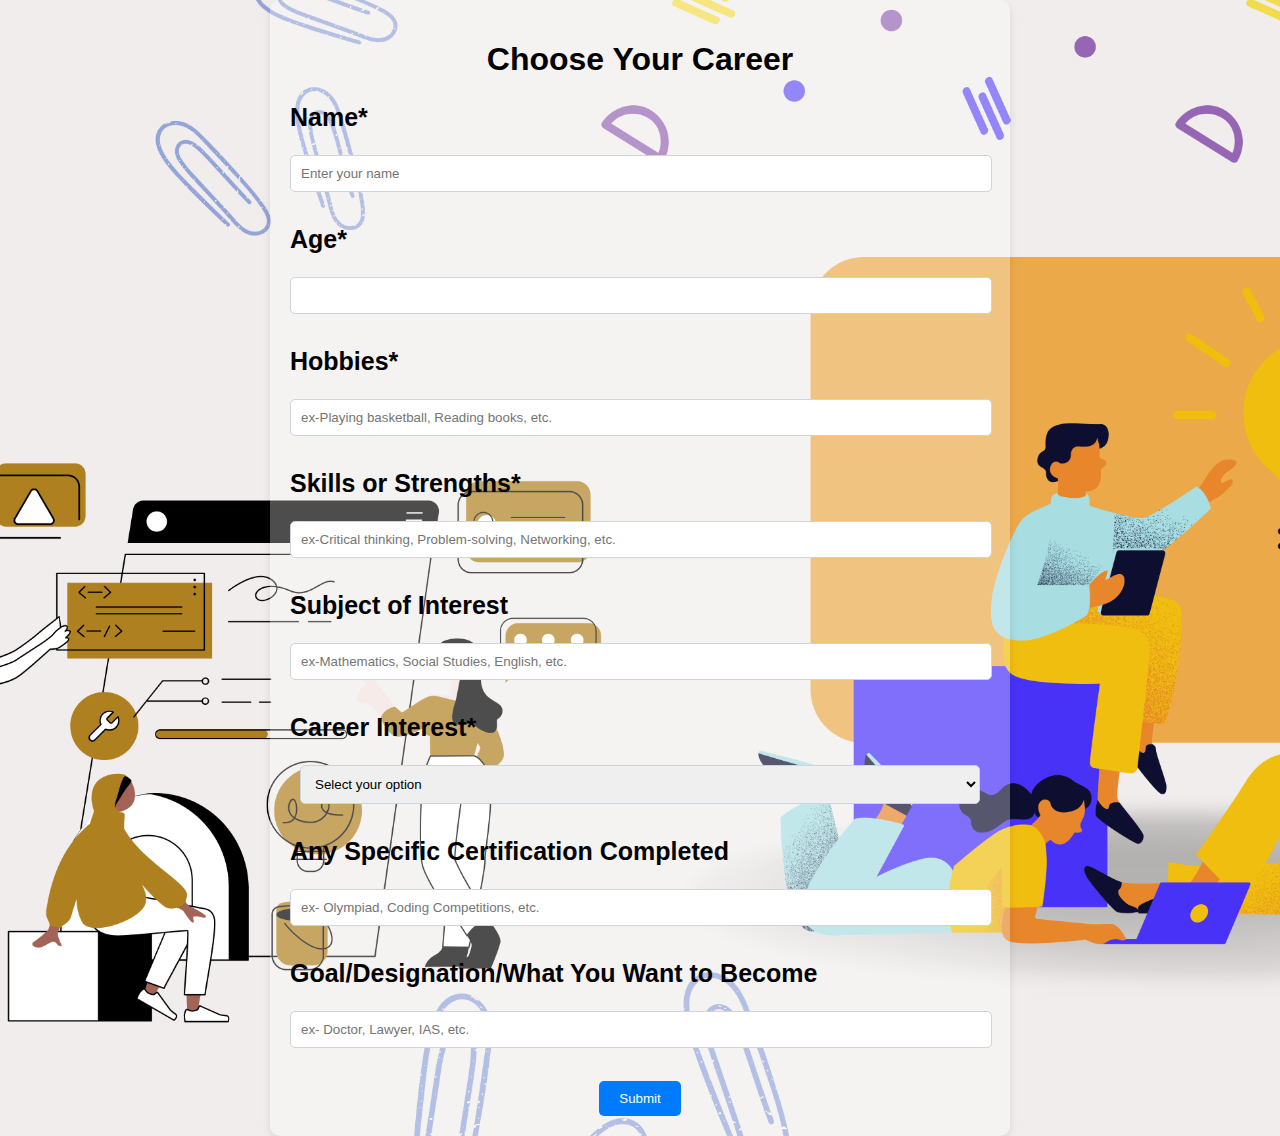
<file: career_input.html>
<!DOCTYPE html>
<html lang="en">

<head>
    <meta charset="UTF-8">
    <meta name="viewport" content="width=device-width, initial-scale=1.0">
    <title>Career Guidance Input</title>
    <link rel="stylesheet" href="style.css">
</head>

<body>
    <div class="form-container">
        <h1>Choose Your Career</h1>
        <form id="careerForm">
            <label for="name">Name*</label><br>
            <input type="text" id="name" name="name" required placeholder="Enter your name"><br><br>

            <label for="age">Age*</label><br>
            <input type="number" id="age" name="age" required><br><br>

            <label for="hobbies">Hobbies*</label><br>
            <input type="text" id="hobbies" name="hobbies" placeholder="ex-Playing basketball, Reading books, etc."
                required><br><br>

            <label for="skills">Skills or Strengths*</label><br>
            <input type="text" id="skills" name="skills"
                placeholder="ex-Critical thinking, Problem-solving, Networking, etc." required><br><br>

            <label for="subject">Subject of Interest</label><br>
            <input type="text" id="subject" name="subject"
                placeholder="ex-Mathematics, Social Studies, English, etc."><br><br>

            <label for="careerInterest">Career Interest*</label><br>
            <select id="careerInterest" name="careerInterest">
                <option value="" disabled selected>Select your option</option>
                <option value="Engineering and Technology">Engineering and Technology</option>
                <option value="Medical and Health Sciences">Medical and Health Sciences</option>
                <option value="Arts and Humanities">Arts and Humanities</option>
                <option value="Business and Management">Business and Management</option>
                <option value="Law and Legal Studies">Law and Legal Studies</option>
                <option value="Science and Research">Science and Research</option>
                <option value="Information Technology and Computer Science">Information Technology and Computer Science
                </option>
                <option value="Design and Creative Arts">Design and Creative Arts</option>
                <option value="Media and Communication">Media and Communication</option>
                <option value="Social Services">Social Services</option>
                <option value="Hospitality and Tourism">Hospitality and Tourism</option>
                <option value="Education and Teaching">Education and Teaching</option>
                <option value="Sports and Physical Education">Sports and Physical Education</option>
                <option value="Agriculture and Environmental Studies">Agriculture and Environmental Studies</option>
                <option value="Aviation and Aerospace">Aviation and Aerospace</option>
                <option value="Defense and Security">Defense and Security</option>
                <option value="Retail and E-commerce">Retail and E-commerce</option>
                <option value="Real Estate">Real Estate</option>
            </select><br><br>

            <label for="certification">Any Specific Certification Completed</label><br>
            <input type="text" id="certification" name="certification"
                placeholder="ex- Olympiad, Coding Competitions, etc."><br><br>

            <label for="goal">Goal/Designation/What You Want to Become</label><br>
            <input type="text" id="goal" name="goal" placeholder="ex- Doctor, Lawyer, IAS, etc."><br><br>

            <button type="button" onclick="submitForm()">Submit</button>
        </form>
    </div>

    <script src="career_input.js"></script>
</body>

</html>
</file>
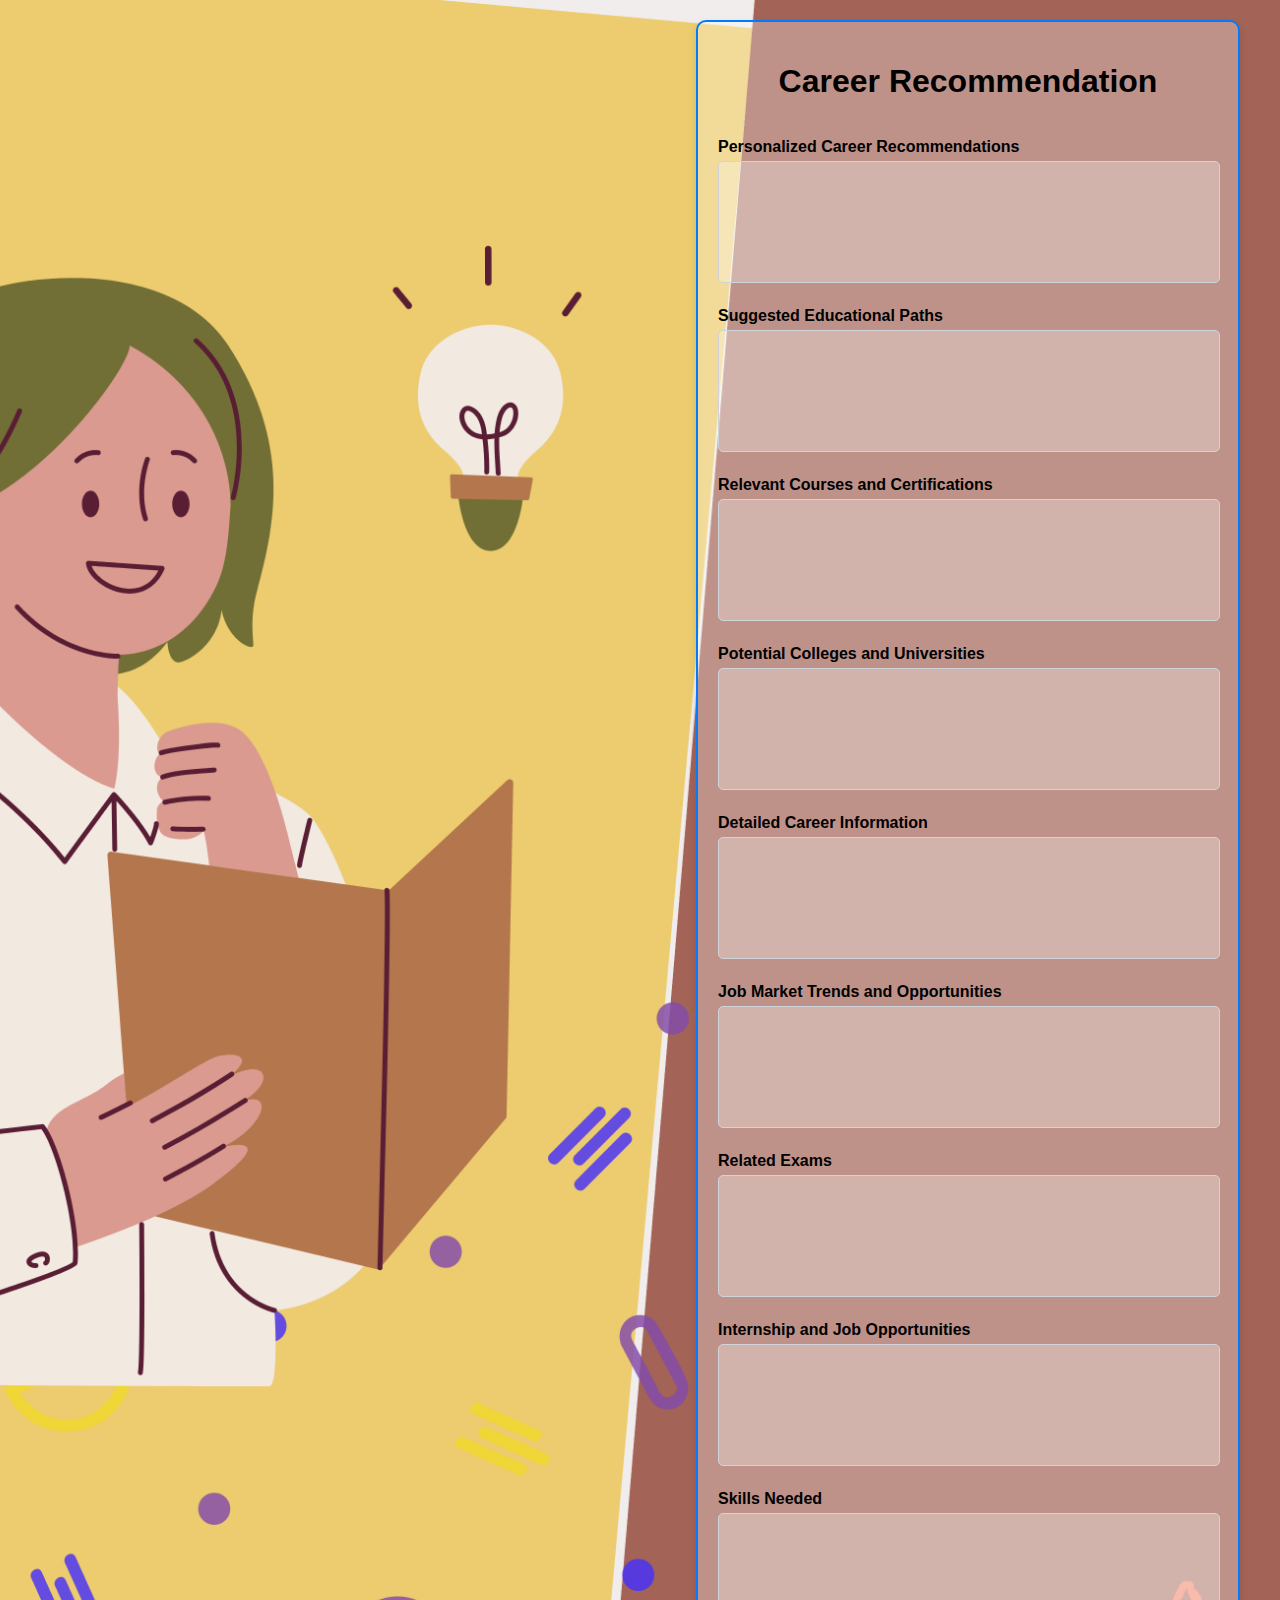
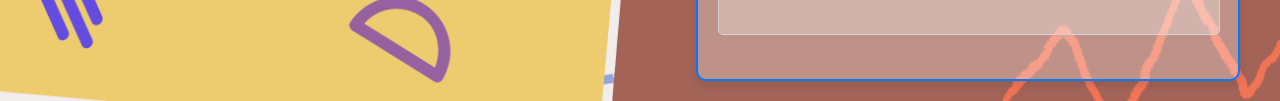
<file: career_output.html>
<!DOCTYPE html>
<html lang="en">

<head>
    <meta charset="UTF-8">
    <meta name="viewport" content="width=device-width, initial-scale=1.0">
    <title>Career Guidance Output</title>
    <link rel="stylesheet" href="styles.css">
</head>

<body>
    <div class="form-container">
        <h1>Career Recommendation</h1><br>
        <form id="outputForm">
            <div class="form-group">
                <label for="recommendations">Personalized Career Recommendations</label>
                <textarea id="recommendations" readonly></textarea>
            </div>
            <div class="form-group">
                <label for="educationPaths">Suggested Educational Paths</label>
                <textarea id="educationPaths" readonly></textarea>
            </div>
            <div class="form-group">
                <label for="courses">Relevant Courses and Certifications</label>
                <textarea id="courses" readonly></textarea>
            </div>
            <div class="form-group">
                <label for="colleges">Potential Colleges and Universities</label>
                <textarea id="colleges" readonly></textarea>
            </div>
            <div class="form-group">
                <label for="careerInfo">Detailed Career Information</label>
                <textarea id="careerInfo" readonly></textarea>
            </div>
            <div class="form-group">
                <label for="jobTrends">Job Market Trends and Opportunities</label>
                <textarea id="jobTrends" readonly></textarea>
            </div>
            <div class="form-group">
                <label for="exams">Related Exams</label>
                <textarea id="exams" readonly></textarea>
            </div>
            <div class="form-group">
                <label for="internships">Internship and Job Opportunities</label>
                <textarea id="internships" readonly></textarea>
            </div>
            <div class="form-group">
                <label for="skills">Skills Needed</label>
                <textarea id="skills" readonly></textarea>
            </div>
        </form>
    </div>

    <script src="career_output.js"></script>
</body>

</html>
</file>
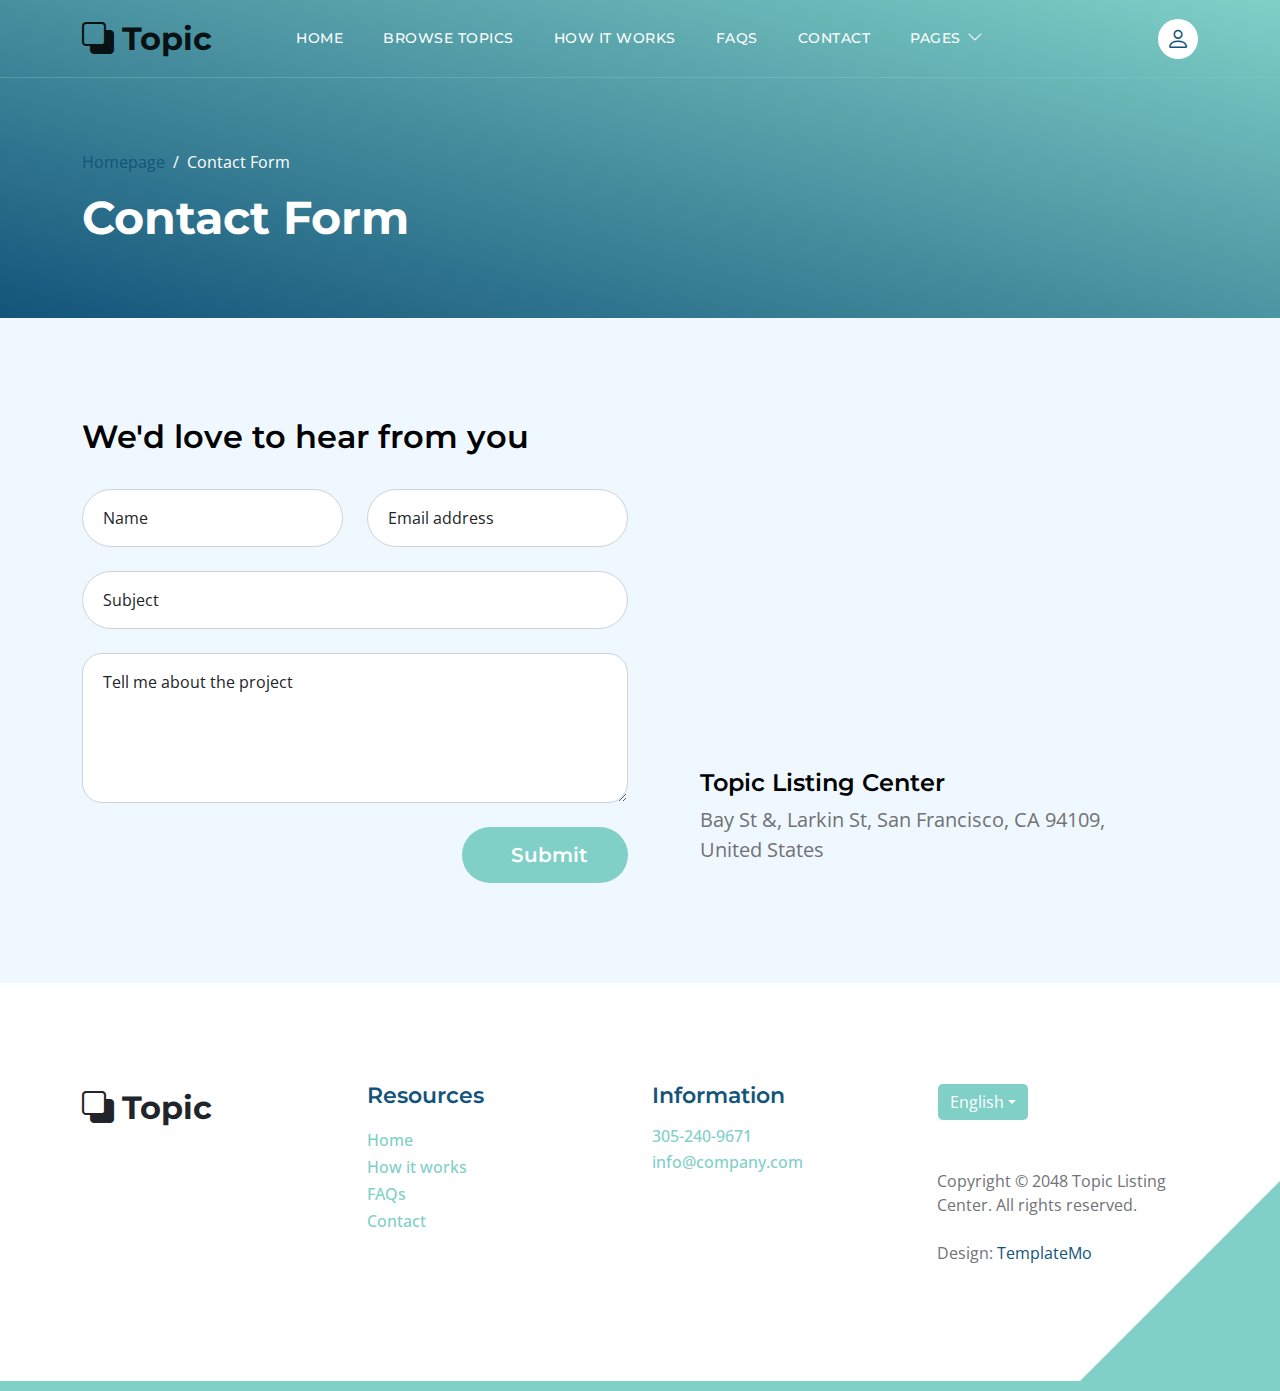
<file: contact.html>
<!doctype html>
<html lang="en">
    <head>
        <meta charset="utf-8">
        <meta name="viewport" content="width=device-width, initial-scale=1">

        <meta name="description" content="">
        <meta name="author" content="">

        <title>Topic Listing Contact Page</title>

        <!-- CSS FILES -->        
        <link rel="preconnect" href="https://fonts.googleapis.com">
        
        <link rel="preconnect" href="https://fonts.gstatic.com" crossorigin>

        <link href="https://fonts.googleapis.com/css2?family=Montserrat:wght@500;600;700&family=Open+Sans&display=swap" rel="stylesheet">
                        
        <link href="css/bootstrap.min.css" rel="stylesheet">

        <link href="css/bootstrap-icons.css" rel="stylesheet">

        <link href="css/templatemo-topic-listing.css" rel="stylesheet">
<!--

TemplateMo 590 topic listing

https://templatemo.com/tm-590-topic-listing

-->
    </head>
    
    <body class="topics-listing-page" id="top">

        <main>

            <nav class="navbar navbar-expand-lg">
                <div class="container">
                    <a class="navbar-brand" href="index.html">
                        <i class="bi-back"></i>
                        <span>Topic</span>
                    </a>

                    <div class="d-lg-none ms-auto me-4">
                        <a href="#top" class="navbar-icon bi-person smoothscroll"></a>
                    </div>
    
                    <button class="navbar-toggler" type="button" data-bs-toggle="collapse" data-bs-target="#navbarNav" aria-controls="navbarNav" aria-expanded="false" aria-label="Toggle navigation">
                        <span class="navbar-toggler-icon"></span>
                    </button>
    
                    <div class="collapse navbar-collapse" id="navbarNav">
                        <ul class="navbar-nav ms-lg-5 me-lg-auto">
                            <li class="nav-item">
                                <a class="nav-link click-scroll" href="index.html#section_1">Home</a>
                            </li>

                            <li class="nav-item">
                                <a class="nav-link click-scroll" href="index.html#section_2">Browse Topics</a>
                            </li>
    
                            <li class="nav-item">
                                <a class="nav-link click-scroll" href="index.html#section_3">How it works</a>
                            </li>

                            <li class="nav-item">
                                <a class="nav-link click-scroll" href="index.html#section_4">FAQs</a>
                            </li>
    
                            <li class="nav-item">
                                <a class="nav-link click-scroll" href="index.html#section_5">Contact</a>
                            </li>

                            <li class="nav-item dropdown">
                                <a class="nav-link dropdown-toggle" href="#section_5" id="navbarLightDropdownMenuLink" role="button" data-bs-toggle="dropdown" aria-expanded="false">Pages</a>

                                <ul class="dropdown-menu dropdown-menu-light" aria-labelledby="navbarLightDropdownMenuLink">
                                    <li><a class="dropdown-item" href="topics-listing.html">Topics Listing</a></li>

                                    <li><a class="dropdown-item active" href="contact.html">Contact Form</a></li>
                                </ul>
                            </li>
                        </ul>

                        <div class="d-none d-lg-block">
                            <a href="#top" class="navbar-icon bi-person smoothscroll"></a>
                        </div>
                    </div>
                </div>
            </nav>


            <header class="site-header d-flex flex-column justify-content-center align-items-center">
                <div class="container">
                    <div class="row align-items-center">

                        <div class="col-lg-5 col-12">
                            <nav aria-label="breadcrumb">
                                <ol class="breadcrumb">
                                    <li class="breadcrumb-item"><a href="index.html">Homepage</a></li>

                                    <li class="breadcrumb-item active" aria-current="page">Contact Form</li>
                                </ol>
                            </nav>

                            <h2 class="text-white">Contact Form</h2>
                        </div>

                    </div>
                </div>
            </header>


            <section class="section-padding section-bg">
                <div class="container">
                    <div class="row">

                        <div class="col-lg-12 col-12">
                            <h3 class="mb-4 pb-2">We'd love to hear from you</h3>
                        </div>

                        <div class="col-lg-6 col-12">
                            <form action="#" method="post" class="custom-form contact-form" role="form">
                                <div class="row">
                                    <div class="col-lg-6 col-md-6 col-12">
                                        <div class="form-floating">
                                            <input type="text" name="name" id="name" class="form-control" placeholder="Name" required="">
                                            
                                            <label for="floatingInput">Name</label>
                                        </div>
                                    </div>

                                    <div class="col-lg-6 col-md-6 col-12"> 
                                        <div class="form-floating">
                                            <input type="email" name="email" id="email" pattern="[^ @]*@[^ @]*" class="form-control" placeholder="Email address" required="">
                                            
                                            <label for="floatingInput">Email address</label>
                                        </div>
                                    </div>

                                    <div class="col-lg-12 col-12">
                                        <div class="form-floating">
                                            <input type="text" name="subject" id="name" class="form-control" placeholder="Name" required="">
                                            
                                            <label for="floatingInput">Subject</label>
                                        </div>

                                        <div class="form-floating">
                                            <textarea class="form-control" id="message" name="message" placeholder="Tell me about the project"></textarea>
                                            
                                            <label for="floatingTextarea">Tell me about the project</label>
                                        </div>
                                    </div>

                                    <div class="col-lg-4 col-12 ms-auto">
                                        <button type="submit" class="form-control">Submit</button>
                                    </div>

                                </div>
                            </form>
                        </div>

                        <div class="col-lg-5 col-12 mx-auto mt-5 mt-lg-0">
                            <iframe class="google-map" src="https://www.google.com/maps/embed?pb=!1m18!1m12!1m3!1d2595.065641062665!2d-122.4230416990949!3d37.80335401520422!2m3!1f0!2f0!3f0!3m2!1i1024!2i768!4f13.1!3m3!1m2!1s0x80858127459fabad%3A0x808ba520e5e9edb7!2sFrancisco%20Park!5e1!3m2!1sen!2sth!4v1684340239744!5m2!1sen!2sth" width="100%" height="250" style="border:0;" allowfullscreen="" loading="lazy" referrerpolicy="no-referrer-when-downgrade"></iframe>

                            <h5 class="mt-4 mb-2">Topic Listing Center</h5>

                            <p>Bay St &amp;, Larkin St, San Francisco, CA 94109, United States</p>
                        </div>

                    </div>
                </div>
            </section>
        </main>

        <footer class="site-footer section-padding">
            <div class="container">
                <div class="row">

                    <div class="col-lg-3 col-12 mb-4 pb-2">
                        <a class="navbar-brand mb-2" href="index.html">
                            <i class="bi-back"></i>
                            <span>Topic</span>
                        </a>
                    </div>

                    <div class="col-lg-3 col-md-4 col-6">
                        <h6 class="site-footer-title mb-3">Resources</h6>

                        <ul class="site-footer-links">
                            <li class="site-footer-link-item">
                                <a href="#" class="site-footer-link">Home</a>
                            </li>

                            <li class="site-footer-link-item">
                                <a href="#" class="site-footer-link">How it works</a>
                            </li>

                            <li class="site-footer-link-item">
                                <a href="#" class="site-footer-link">FAQs</a>
                            </li>

                            <li class="site-footer-link-item">
                                <a href="#" class="site-footer-link">Contact</a>
                            </li>
                        </ul>
                    </div>

                    <div class="col-lg-3 col-md-4 col-6 mb-4 mb-lg-0">
                        <h6 class="site-footer-title mb-3">Information</h6>

                        <p class="text-white d-flex mb-1">
                            <a href="tel: 305-240-9671" class="site-footer-link">
                                305-240-9671
                            </a>
                        </p>

                        <p class="text-white d-flex">
                            <a href="mailto:info@company.com" class="site-footer-link">
                                info@company.com
                            </a>
                        </p>
                    </div>

                    <div class="col-lg-3 col-md-4 col-12 mt-4 mt-lg-0 ms-auto">
                        <div class="dropdown">
                            <button class="btn btn-secondary dropdown-toggle" type="button" data-bs-toggle="dropdown" aria-expanded="false">
                            English</button>

                            <ul class="dropdown-menu">
                                <li><button class="dropdown-item" type="button">Thai</button></li>

                                <li><button class="dropdown-item" type="button">Myanmar</button></li>

                                <li><button class="dropdown-item" type="button">Arabic</button></li>
                            </ul>
                        </div>

                        <p class="copyright-text mt-lg-5 mt-4">Copyright © 2048 Topic Listing Center. All rights reserved.
                        <br><br>Design: <a rel="nofollow" href="https://templatemo.com" target="_blank">TemplateMo</a></p>
                        
                    </div>

                </div>
            </div>
        </footer>

        <!-- JAVASCRIPT FILES -->
        <script src="js/jquery.min.js"></script>
        <script src="js/bootstrap.bundle.min.js"></script>
        <script src="js/jquery.sticky.js"></script>
        <script src="js/custom.js"></script>

    </body>
</html>
</file>
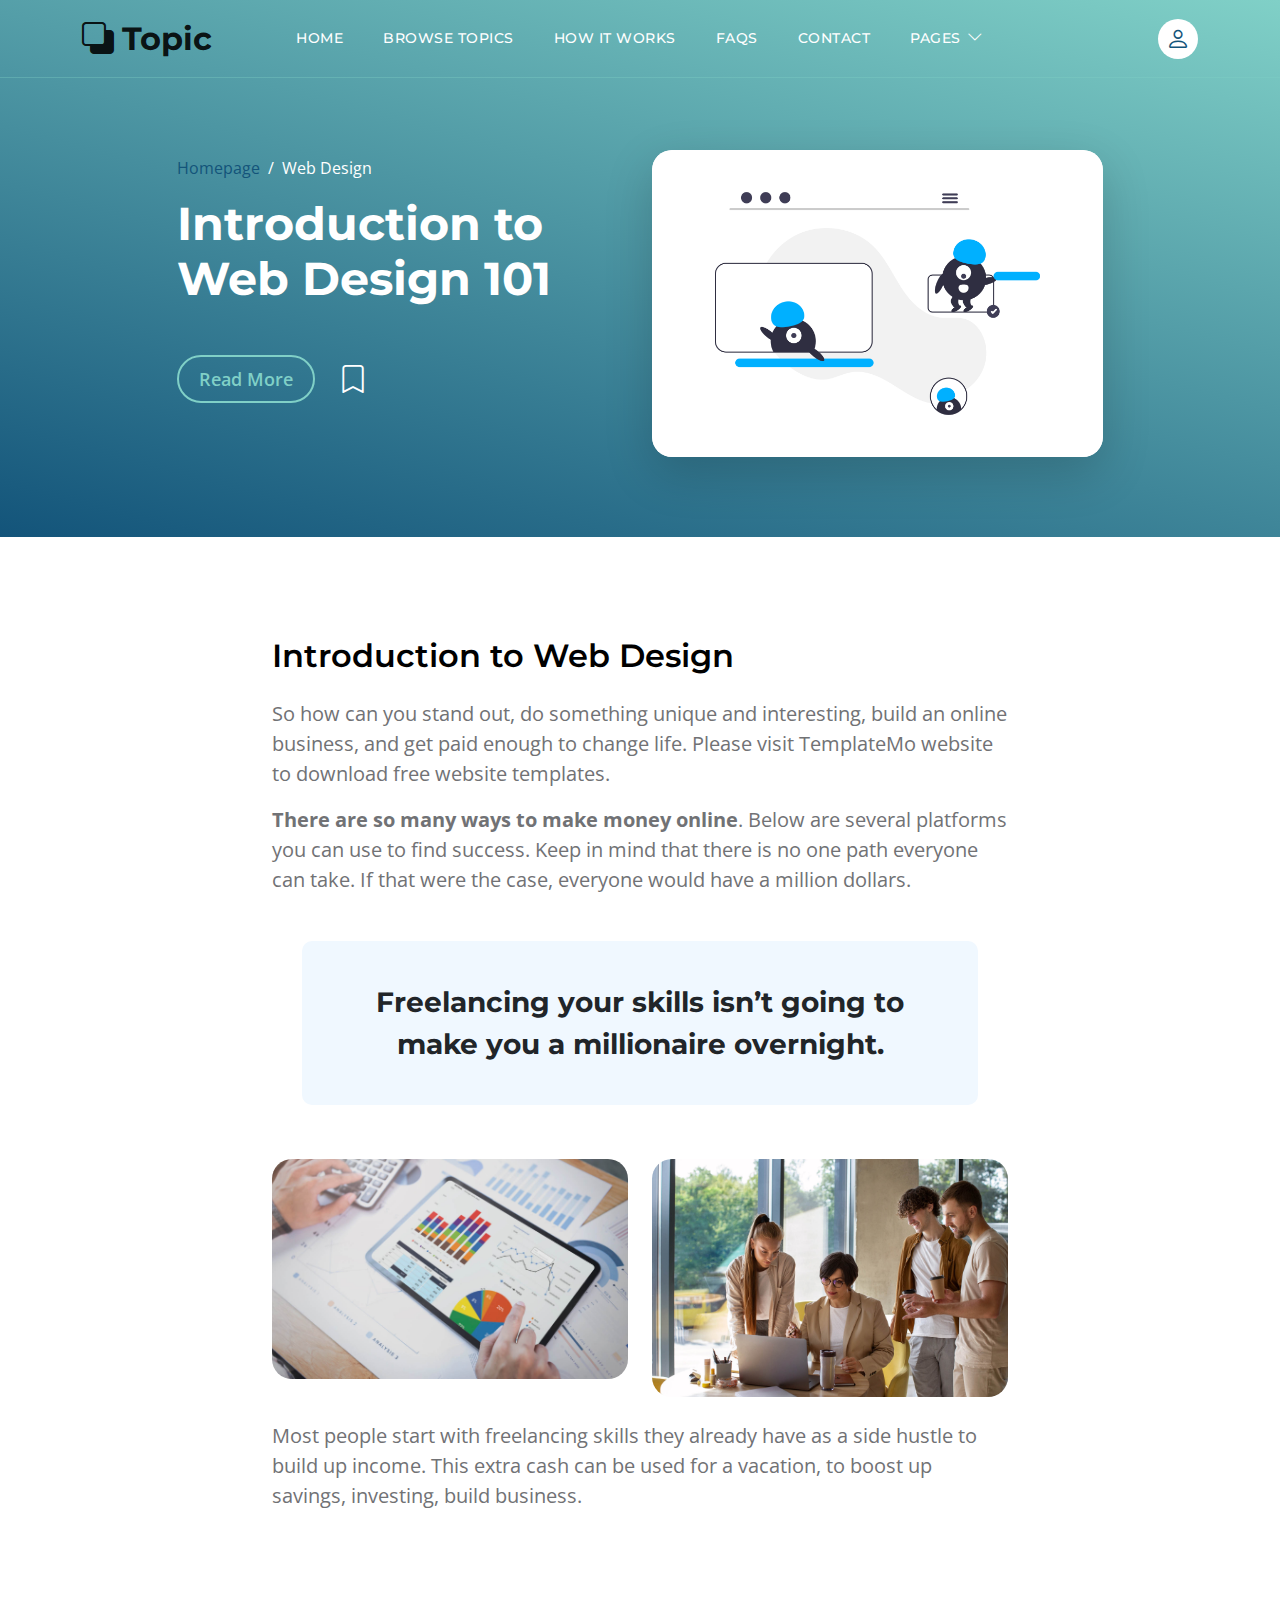
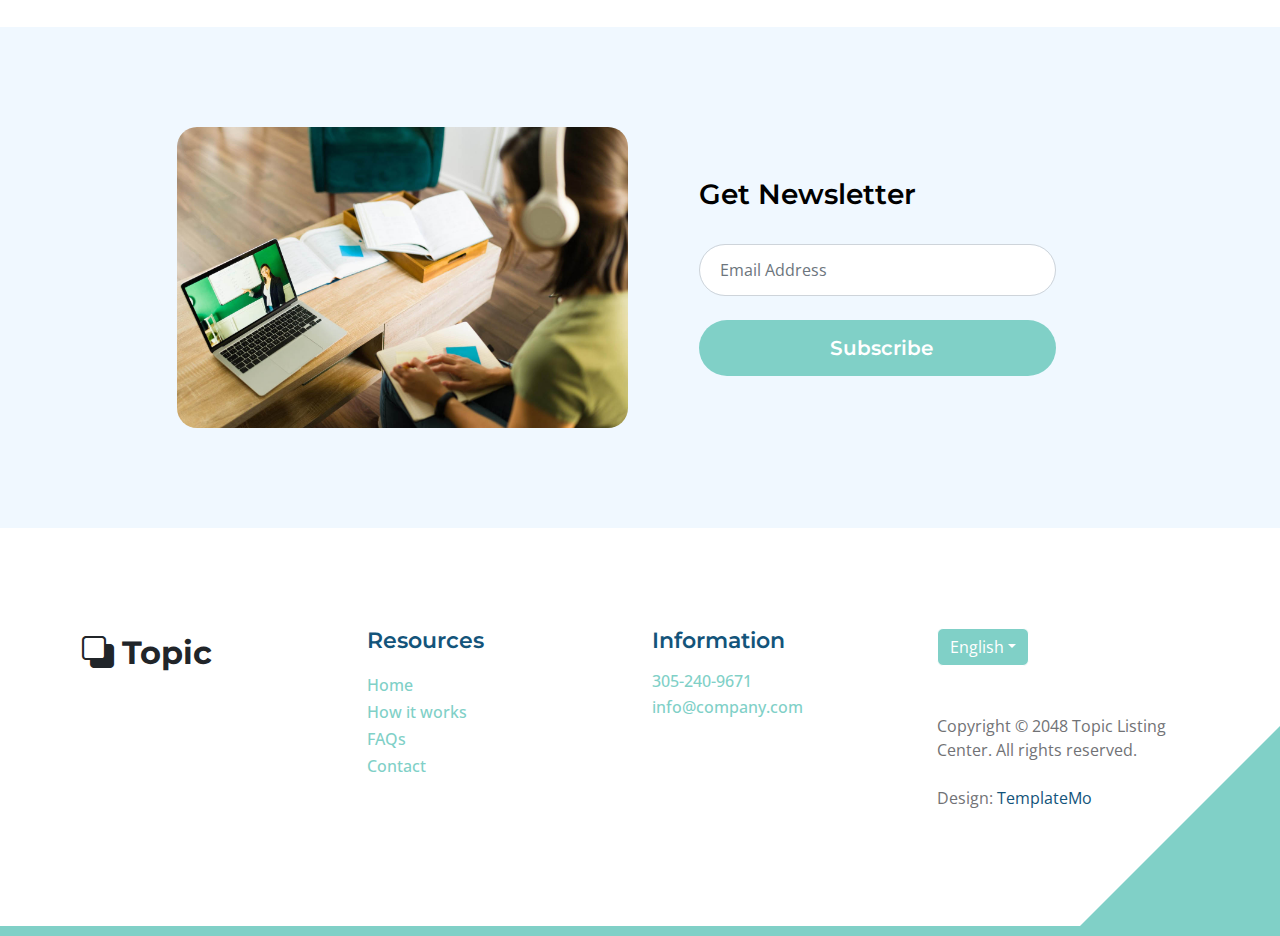
<file: topics-detail.html>
<!doctype html>
<html lang="en">
    <head>
        <meta charset="utf-8">
        <meta name="viewport" content="width=device-width, initial-scale=1">

        <meta name="description" content="">
        <meta name="author" content="">

        <title>Topic Detail Page</title>

        <!-- CSS FILES -->        
        <link rel="preconnect" href="https://fonts.googleapis.com">
        
        <link rel="preconnect" href="https://fonts.gstatic.com" crossorigin>

        <link href="https://fonts.googleapis.com/css2?family=Montserrat:wght@500;600;700&family=Open+Sans&display=swap" rel="stylesheet">
                        
        <link href="css/bootstrap.min.css" rel="stylesheet">

        <link href="css/bootstrap-icons.css" rel="stylesheet">

        <link href="css/templatemo-topic-listing.css" rel="stylesheet">
<!--

TemplateMo 590 topic listing

https://templatemo.com/tm-590-topic-listing

-->
    </head>
    
    <body id="top">

        <main>

            <nav class="navbar navbar-expand-lg">
                <div class="container">
                    <a class="navbar-brand" href="index.html">
                        <i class="bi-back"></i>
                        <span>Topic</span>
                    </a>

                    <div class="d-lg-none ms-auto me-4">
                        <a href="#top" class="navbar-icon bi-person smoothscroll"></a>
                    </div>
    
                    <button class="navbar-toggler" type="button" data-bs-toggle="collapse" data-bs-target="#navbarNav" aria-controls="navbarNav" aria-expanded="false" aria-label="Toggle navigation">
                        <span class="navbar-toggler-icon"></span>
                    </button>
    
                    <div class="collapse navbar-collapse" id="navbarNav">
                        <ul class="navbar-nav ms-lg-5 me-lg-auto">
                            <li class="nav-item">
                                <a class="nav-link click-scroll" href="index.html#section_1">Home</a>
                            </li>

                            <li class="nav-item">
                                <a class="nav-link click-scroll" href="index.html#section_2">Browse Topics</a>
                            </li>
    
                            <li class="nav-item">
                                <a class="nav-link click-scroll" href="index.html#section_3">How it works</a>
                            </li>

                            <li class="nav-item">
                                <a class="nav-link click-scroll" href="index.html#section_4">FAQs</a>
                            </li>
    
                            <li class="nav-item">
                                <a class="nav-link click-scroll" href="index.html#section_5">Contact</a>
                            </li>

                            <li class="nav-item dropdown">
                                <a class="nav-link dropdown-toggle" href="#section_5" id="navbarLightDropdownMenuLink" role="button" data-bs-toggle="dropdown" aria-expanded="false">Pages</a>

                                <ul class="dropdown-menu dropdown-menu-light" aria-labelledby="navbarLightDropdownMenuLink">
                                    <li><a class="dropdown-item" href="topics-listing.html">Topics Listing</a></li>

                                    <li><a class="dropdown-item" href="contact.html">Contact Form</a></li>
                                </ul>
                            </li>
                        </ul>

                        <div class="d-none d-lg-block">
                            <a href="#top" class="navbar-icon bi-person smoothscroll"></a>
                        </div>
                    </div>
                </div>
            </nav>
            

            <header class="site-header d-flex flex-column justify-content-center align-items-center">
                <div class="container">
                    <div class="row justify-content-center align-items-center">

                        <div class="col-lg-5 col-12 mb-5">
                            <nav aria-label="breadcrumb">
                                <ol class="breadcrumb">
                                    <li class="breadcrumb-item"><a href="index.html">Homepage</a></li>

                                    <li class="breadcrumb-item active" aria-current="page">Web Design</li>
                                </ol>
                            </nav>

                            <h2 class="text-white">Introduction to <br> Web Design 101</h2>

                            <div class="d-flex align-items-center mt-5">
                                <a href="#topics-detail" class="btn custom-btn custom-border-btn smoothscroll me-4">Read More</a>

                                <a href="#top" class="custom-icon bi-bookmark smoothscroll"></a>
                            </div>
                        </div>

                        <div class="col-lg-5 col-12">
                            <div class="topics-detail-block bg-white shadow-lg">
                                <img src="images/topics/undraw_Remote_design_team_re_urdx.png" class="topics-detail-block-image img-fluid">
                            </div>
                        </div>

                    </div>
                </div>
            </header>


            <section class="topics-detail-section section-padding" id="topics-detail">
                <div class="container">
                    <div class="row">

                        <div class="col-lg-8 col-12 m-auto">
                            <h3 class="mb-4">Introduction to Web Design</h3>

                            <p>So how can you stand out, do something unique and interesting, build an online business, and get paid enough to change life. Please visit TemplateMo website to download free website templates.</p>

                            <p><strong>There are so many ways to make money online</strong>. Below are several platforms you can use to find success. Keep in mind that there is no one path everyone can take. If that were the case, everyone would have a million dollars.</p>

                            <blockquote>
                                Freelancing your skills isn’t going to make you a millionaire overnight.
                            </blockquote>

                            <div class="row my-4">
                                <div class="col-lg-6 col-md-6 col-12">
                                    <img src="images/businesswoman-using-tablet-analysis.jpg" class="topics-detail-block-image img-fluid">
                                </div>

                                <div class="col-lg-6 col-md-6 col-12 mt-4 mt-lg-0 mt-md-0">
                                    <img src="images/colleagues-working-cozy-office-medium-shot.jpg" class="topics-detail-block-image img-fluid">
                                </div>
                            </div>

                            <p>Most people start with freelancing skills they already have as a side hustle to build up income. This extra cash can be used for a vacation, to boost up savings, investing, build business.</p>
                        </div>

                    </div>
                </div>
            </section>


            <section class="section-padding section-bg">
                <div class="container">
                    <div class="row justify-content-center">

                        <div class="col-lg-5 col-12">
                            <img src="images/rear-view-young-college-student.jpg" class="newsletter-image img-fluid" alt="">
                        </div>

                        <div class="col-lg-5 col-12 subscribe-form-wrap d-flex justify-content-center align-items-center">
                            <form class="custom-form subscribe-form" action="#" method="post" role="form">
                                <h4 class="mb-4 pb-2">Get Newsletter</h4>

                                <input type="email" name="subscribe-email" id="subscribe-email" pattern="[^ @]*@[^ @]*" class="form-control" placeholder="Email Address" required="">

                                <div class="col-lg-12 col-12">
                                    <button type="submit" class="form-control">Subscribe</button>
                                </div>
                            </form>
                        </div>

                    </div>
                </div>
            </section>
        </main>
		
        <footer class="site-footer section-padding">
            <div class="container">
                <div class="row">

                    <div class="col-lg-3 col-12 mb-4 pb-2">
                        <a class="navbar-brand mb-2" href="index.html">
                            <i class="bi-back"></i>
                            <span>Topic</span>
                        </a>
                    </div>

                    <div class="col-lg-3 col-md-4 col-6">
                        <h6 class="site-footer-title mb-3">Resources</h6>

                        <ul class="site-footer-links">
                            <li class="site-footer-link-item">
                                <a href="#" class="site-footer-link">Home</a>
                            </li>

                            <li class="site-footer-link-item">
                                <a href="#" class="site-footer-link">How it works</a>
                            </li>

                            <li class="site-footer-link-item">
                                <a href="#" class="site-footer-link">FAQs</a>
                            </li>

                            <li class="site-footer-link-item">
                                <a href="#" class="site-footer-link">Contact</a>
                            </li>
                        </ul>
                    </div>

                    <div class="col-lg-3 col-md-4 col-6 mb-4 mb-lg-0">
                        <h6 class="site-footer-title mb-3">Information</h6>

                        <p class="text-white d-flex mb-1">
                            <a href="tel: 305-240-9671" class="site-footer-link">
                                305-240-9671
                            </a>
                        </p>

                        <p class="text-white d-flex">
                            <a href="mailto:info@company.com" class="site-footer-link">
                                info@company.com
                            </a>
                        </p>
                    </div>

                    <div class="col-lg-3 col-md-4 col-12 mt-4 mt-lg-0 ms-auto">
                        <div class="dropdown">
                            <button class="btn btn-secondary dropdown-toggle" type="button" data-bs-toggle="dropdown" aria-expanded="false">
                            English</button>

                            <ul class="dropdown-menu">
                                <li><button class="dropdown-item" type="button">Thai</button></li>

                                <li><button class="dropdown-item" type="button">Myanmar</button></li>

                                <li><button class="dropdown-item" type="button">Arabic</button></li>
                            </ul>
                        </div>

                        <p class="copyright-text mt-lg-5 mt-4">Copyright © 2048 Topic Listing Center. All rights reserved.
                        <br><br>Design: <a rel="nofollow" href="https://templatemo.com" target="_blank">TemplateMo</a></p>
                        
                    </div>

                </div>
            </div>
        </footer>

        <!-- JAVASCRIPT FILES -->
        <script src="js/jquery.min.js"></script>
        <script src="js/bootstrap.bundle.min.js"></script>
        <script src="js/jquery.sticky.js"></script>
        <script src="js/custom.js"></script>

    </body>
</html>
</file>
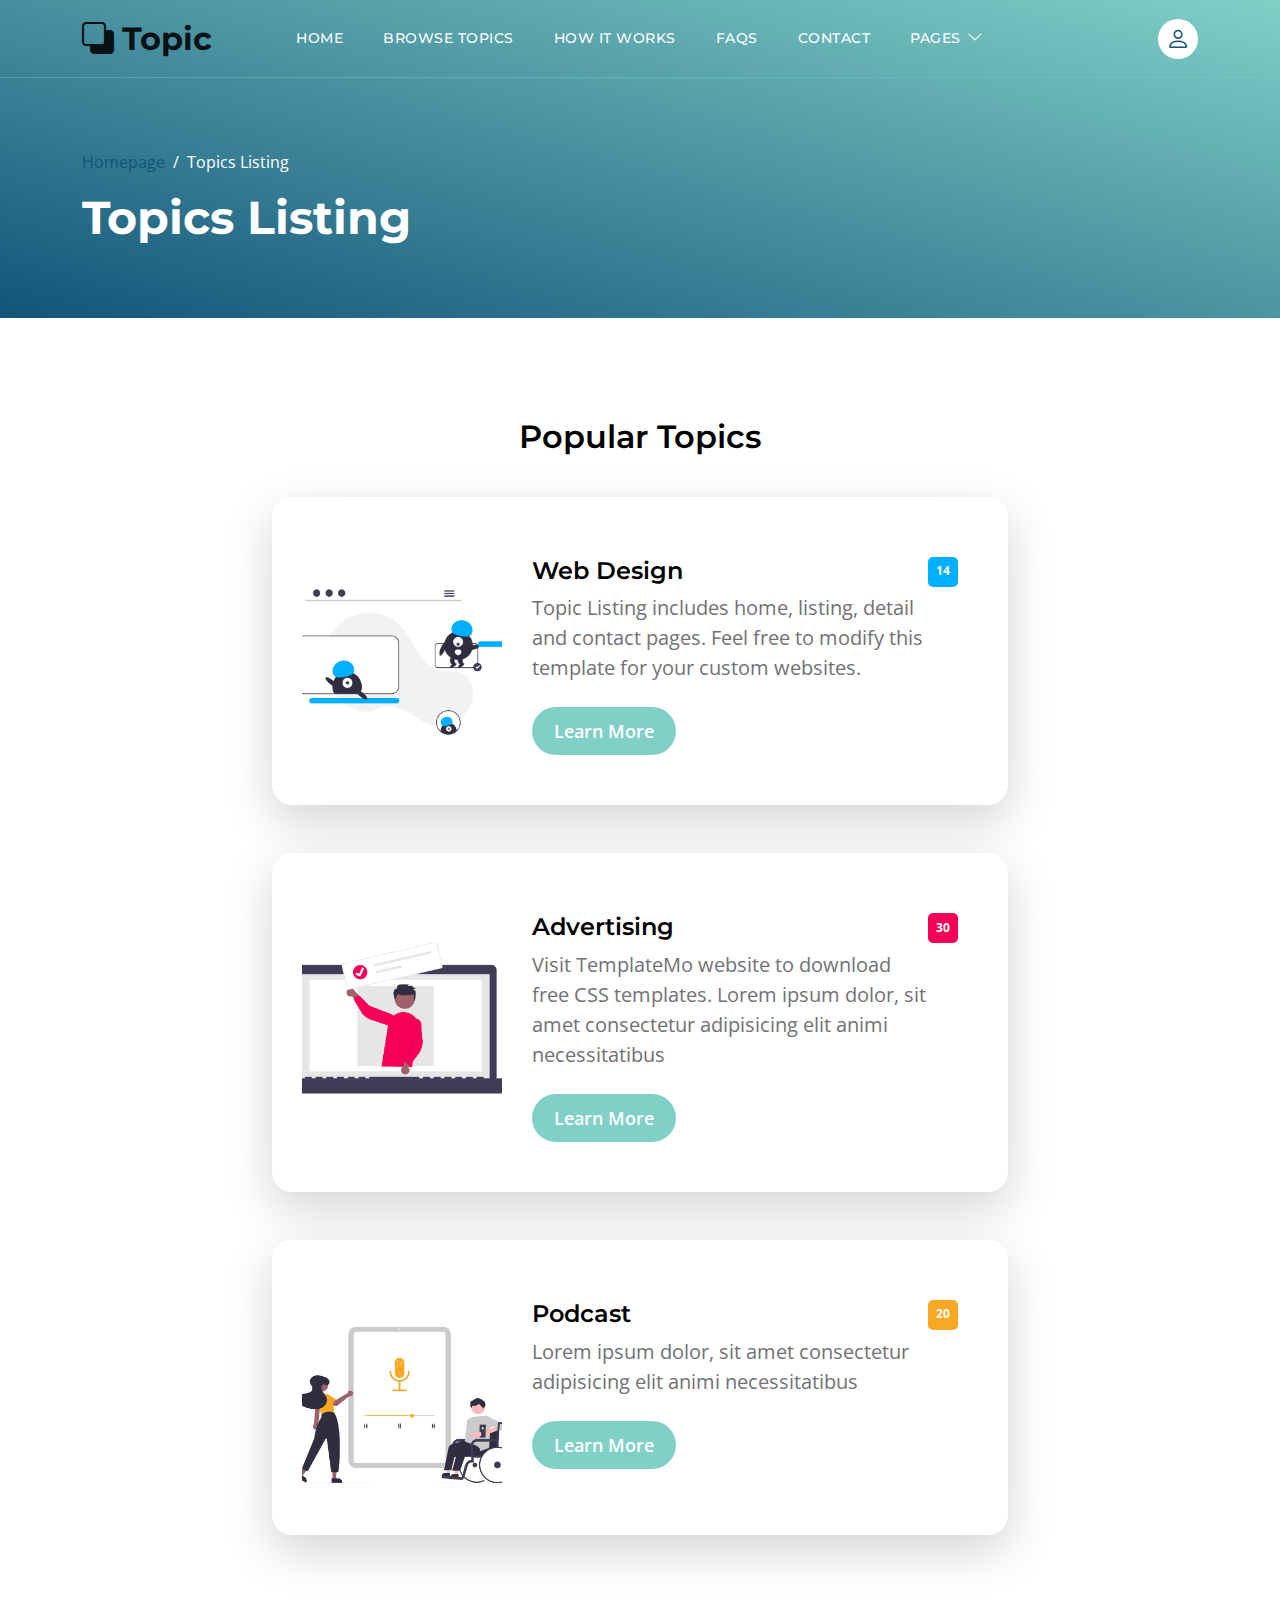
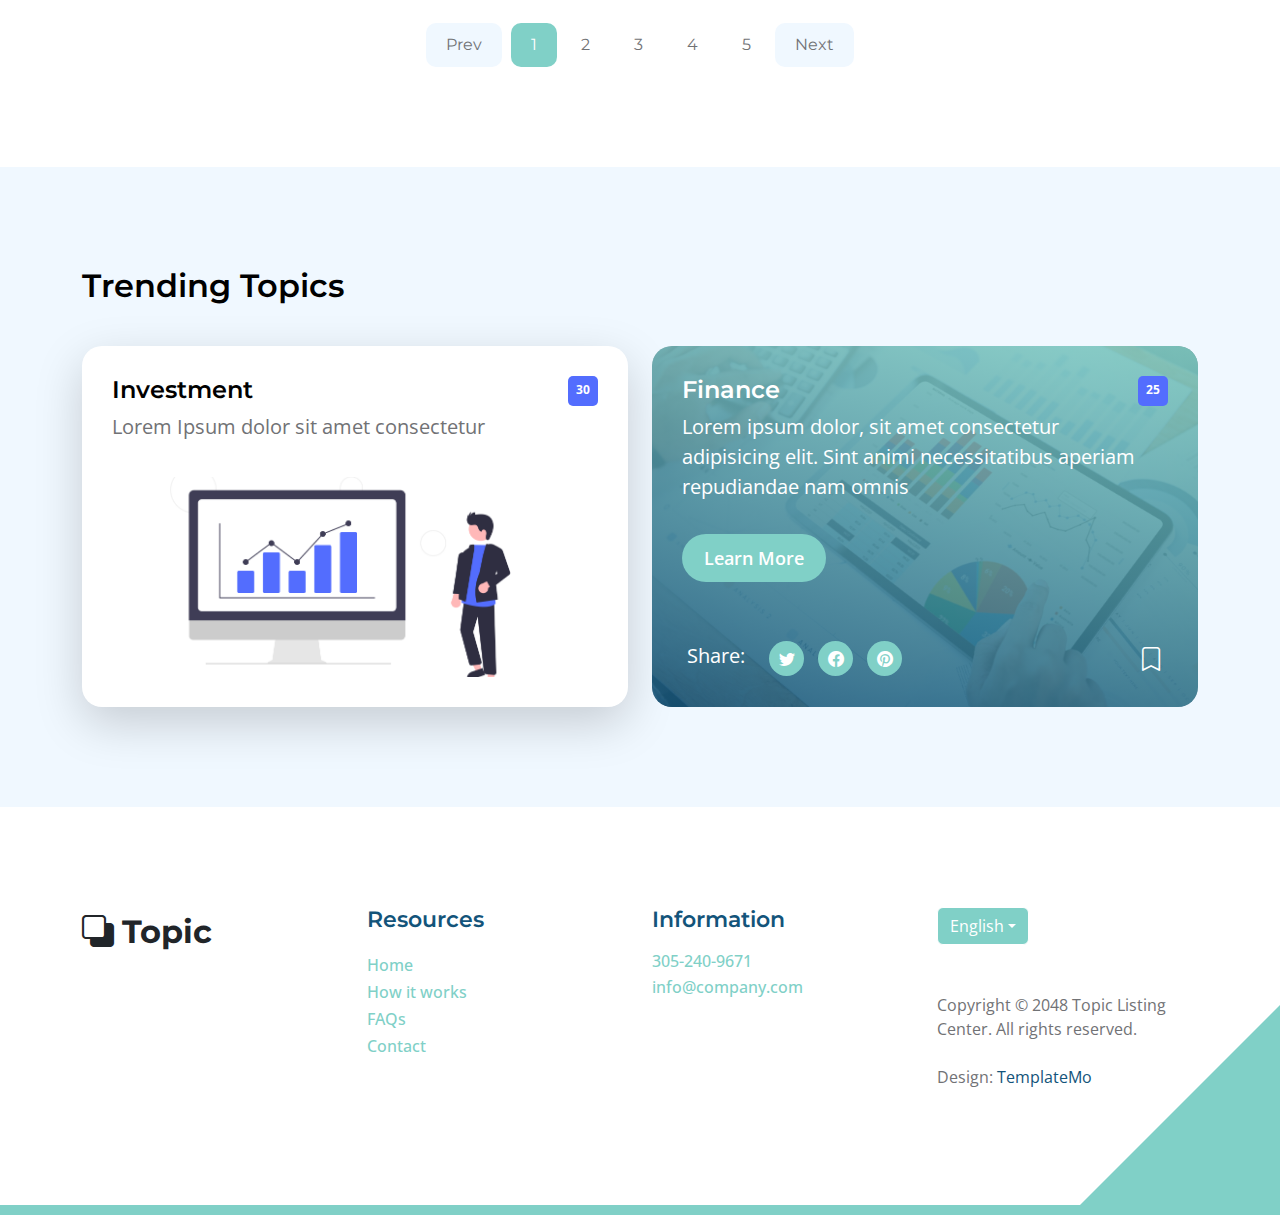
<file: topics-listing.html>
<!doctype html>
<html lang="en">
    <head>
        <meta charset="utf-8">
        <meta name="viewport" content="width=device-width, initial-scale=1">

        <meta name="description" content="">
        <meta name="author" content="">

        <title>Topic Listing Page</title>

        <!-- CSS FILES -->        
        <link rel="preconnect" href="https://fonts.googleapis.com">
        
        <link rel="preconnect" href="https://fonts.gstatic.com" crossorigin>

        <link href="https://fonts.googleapis.com/css2?family=Montserrat:wght@500;600;700&family=Open+Sans&display=swap" rel="stylesheet">
                        
        <link href="css/bootstrap.min.css" rel="stylesheet">

        <link href="css/bootstrap-icons.css" rel="stylesheet">

        <link href="css/templatemo-topic-listing.css" rel="stylesheet">
<!--

TemplateMo 590 topic listing

https://templatemo.com/tm-590-topic-listing

-->
    </head>
    
    <body class="topics-listing-page" id="top">

        <main>

            <nav class="navbar navbar-expand-lg">
                <div class="container">
                    <a class="navbar-brand" href="index.html">
                        <i class="bi-back"></i>
                        <span>Topic</span>
                    </a>

                    <div class="d-lg-none ms-auto me-4">
                        <a href="#top" class="navbar-icon bi-person smoothscroll"></a>
                    </div>
    
                    <button class="navbar-toggler" type="button" data-bs-toggle="collapse" data-bs-target="#navbarNav" aria-controls="navbarNav" aria-expanded="false" aria-label="Toggle navigation">
                        <span class="navbar-toggler-icon"></span>
                    </button>
    
                    <div class="collapse navbar-collapse" id="navbarNav">
                        <ul class="navbar-nav ms-lg-5 me-lg-auto">
                            <li class="nav-item">
                                <a class="nav-link click-scroll" href="index.html#section_1">Home</a>
                            </li>

                            <li class="nav-item">
                                <a class="nav-link click-scroll" href="index.html#section_2">Browse Topics</a>
                            </li>
    
                            <li class="nav-item">
                                <a class="nav-link click-scroll" href="index.html#section_3">How it works</a>
                            </li>

                            <li class="nav-item">
                                <a class="nav-link click-scroll" href="index.html#section_4">FAQs</a>
                            </li>
    
                            <li class="nav-item">
                                <a class="nav-link click-scroll" href="index.html#section_5">Contact</a>
                            </li>

                            <li class="nav-item dropdown">
                                <a class="nav-link dropdown-toggle" href="#section_5" id="navbarLightDropdownMenuLink" role="button" data-bs-toggle="dropdown" aria-expanded="false">Pages</a>

                                <ul class="dropdown-menu dropdown-menu-light" aria-labelledby="navbarLightDropdownMenuLink">
                                    <li><a class="dropdown-item active" href="topics-listing.html">Topics Listing</a></li>

                                    <li><a class="dropdown-item" href="contact.html">Contact Form</a></li>
                                </ul>
                            </li>
                        </ul>

                        <div class="d-none d-lg-block">
                            <a href="#top" class="navbar-icon bi-person smoothscroll"></a>
                        </div>
                    </div>
                </div>
            </nav>


            <header class="site-header d-flex flex-column justify-content-center align-items-center">
                <div class="container">
                    <div class="row align-items-center">

                        <div class="col-lg-5 col-12">
                            <nav aria-label="breadcrumb">
                                <ol class="breadcrumb">
                                    <li class="breadcrumb-item"><a href="index.html">Homepage</a></li>

                                    <li class="breadcrumb-item active" aria-current="page">Topics Listing</li>
                                </ol>
                            </nav>

                            <h2 class="text-white">Topics Listing</h2>
                        </div>

                    </div>
                </div>
            </header>


            <section class="section-padding">
                <div class="container">
                    <div class="row">

                        <div class="col-lg-12 col-12 text-center">
                            <h3 class="mb-4">Popular Topics</h3>
                        </div>

                        <div class="col-lg-8 col-12 mt-3 mx-auto">
                            <div class="custom-block custom-block-topics-listing bg-white shadow-lg mb-5">
                                <div class="d-flex">
                                    <img src="images/topics/undraw_Remote_design_team_re_urdx.png" class="custom-block-image img-fluid" alt="">

                                    <div class="custom-block-topics-listing-info d-flex">
                                        <div>
                                            <h5 class="mb-2">Web Design</h5>

                                            <p class="mb-0">Topic Listing includes home, listing, detail and contact pages. Feel free to modify this template for your custom websites.</p>

                                            <a href="topics-detail.html" class="btn custom-btn mt-3 mt-lg-4">Learn More</a>
                                        </div>

                                        <span class="badge bg-design rounded-pill ms-auto">14</span>
                                    </div>
                                </div>
                            </div>

                            <div class="custom-block custom-block-topics-listing bg-white shadow-lg mb-5">
                                <div class="d-flex">
                                    <img src="images/topics/undraw_online_ad_re_ol62.png" class="custom-block-image img-fluid" alt="">

                                    <div class="custom-block-topics-listing-info d-flex">
                                        <div>
                                            <h5 class="mb-2">Advertising</h5>

                                            <p class="mb-0">Visit TemplateMo website to download free CSS templates. Lorem ipsum dolor, sit amet consectetur adipisicing elit animi necessitatibus</p>

                                            <a href="topics-detail.html" class="btn custom-btn mt-3 mt-lg-4">Learn More</a>
                                        </div>

                                        <span class="badge bg-advertising rounded-pill ms-auto">30</span>
                                    </div>
                                </div>
                            </div>

                            <div class="custom-block custom-block-topics-listing bg-white shadow-lg mb-5">
                                <div class="d-flex">
                                    <img src="images/topics/undraw_Podcast_audience_re_4i5q.png" class="custom-block-image img-fluid" alt="">

                                    <div class="custom-block-topics-listing-info d-flex">
                                        <div>
                                            <h5 class="mb-2">Podcast</h5>

                                            <p class="mb-0">Lorem ipsum dolor, sit amet consectetur adipisicing elit animi necessitatibus</p>

                                            <a href="topics-detail.html" class="btn custom-btn mt-3 mt-lg-4">Learn More</a>
                                        </div>

                                        <span class="badge bg-music rounded-pill ms-auto">20</span>
                                    </div>
                                </div>
                            </div>
                        </div>

                        <div class="col-lg-12 col-12">
                            <nav aria-label="Page navigation example">
                                <ul class="pagination justify-content-center mb-0">
                                    <li class="page-item">
                                        <a class="page-link" href="#" aria-label="Previous">
                                            <span aria-hidden="true">Prev</span>
                                        </a>
                                    </li>

                                    <li class="page-item active" aria-current="page">
                                        <a class="page-link" href="#">1</a>
                                    </li>
                                    
                                    <li class="page-item">
                                        <a class="page-link" href="#">2</a>
                                    </li>
                                    
                                    <li class="page-item">
                                        <a class="page-link" href="#">3</a>
                                    </li>

                                    <li class="page-item">
                                        <a class="page-link" href="#">4</a>
                                    </li>

                                    <li class="page-item">
                                        <a class="page-link" href="#">5</a>
                                    </li>
                                    
                                    <li class="page-item">
                                        <a class="page-link" href="#" aria-label="Next">
                                            <span aria-hidden="true">Next</span>
                                        </a>
                                    </li>
                                </ul>
                            </nav>
                        </div>

                    </div>
                </div>
            </section>


            <section class="section-padding section-bg">
                <div class="container">
                    <div class="row">

                        <div class="col-lg-12 col-12">
                            <h3 class="mb-4">Trending Topics</h3>
                        </div>

                        <div class="col-lg-6 col-md-6 col-12 mt-3 mb-4 mb-lg-0">
                            <div class="custom-block bg-white shadow-lg">
                                <a href="topics-detail.html">
                                    <div class="d-flex">
                                        <div>
                                            <h5 class="mb-2">Investment</h5>

                                            <p class="mb-0">Lorem Ipsum dolor sit amet consectetur</p>
                                        </div>

                                        <span class="badge bg-finance rounded-pill ms-auto">30</span>
                                    </div>

                                    <img src="images/topics/undraw_Finance_re_gnv2.png" class="custom-block-image img-fluid" alt="">
                                </a>
                            </div>
                        </div>

                        <div class="col-lg-6 col-md-6 col-12 mt-lg-3">
                            <div class="custom-block custom-block-overlay">
                                <div class="d-flex flex-column h-100">
                                    <img src="images/businesswoman-using-tablet-analysis.jpg" class="custom-block-image img-fluid" alt="">

                                    <div class="custom-block-overlay-text d-flex">
                                        <div>
                                            <h5 class="text-white mb-2">Finance</h5>

                                            <p class="text-white">Lorem ipsum dolor, sit amet consectetur adipisicing elit. Sint animi necessitatibus aperiam repudiandae nam omnis</p>

                                            <a href="topics-detail.html" class="btn custom-btn mt-2 mt-lg-3">Learn More</a>
                                        </div>

                                        <span class="badge bg-finance rounded-pill ms-auto">25</span>
                                    </div>

                                    <div class="social-share d-flex">
                                        <p class="text-white me-4">Share:</p>

                                        <ul class="social-icon">
                                            <li class="social-icon-item">
                                                <a href="#" class="social-icon-link bi-twitter"></a>
                                            </li>

                                            <li class="social-icon-item">
                                                <a href="#" class="social-icon-link bi-facebook"></a>
                                            </li>

                                            <li class="social-icon-item">
                                                <a href="#" class="social-icon-link bi-pinterest"></a>
                                            </li>
                                        </ul>

                                        <a href="#" class="custom-icon bi-bookmark ms-auto"></a>
                                    </div>

                                    <div class="section-overlay"></div>
                                </div>
                            </div>
                        </div>

                    </div>
                </div>
            </section>
        </main>

		<footer class="site-footer section-padding">
            <div class="container">
                <div class="row">

                    <div class="col-lg-3 col-12 mb-4 pb-2">
                        <a class="navbar-brand mb-2" href="index.html">
                            <i class="bi-back"></i>
                            <span>Topic</span>
                        </a>
                    </div>

                    <div class="col-lg-3 col-md-4 col-6">
                        <h6 class="site-footer-title mb-3">Resources</h6>

                        <ul class="site-footer-links">
                            <li class="site-footer-link-item">
                                <a href="#" class="site-footer-link">Home</a>
                            </li>

                            <li class="site-footer-link-item">
                                <a href="#" class="site-footer-link">How it works</a>
                            </li>

                            <li class="site-footer-link-item">
                                <a href="#" class="site-footer-link">FAQs</a>
                            </li>

                            <li class="site-footer-link-item">
                                <a href="#" class="site-footer-link">Contact</a>
                            </li>
                        </ul>
                    </div>

                    <div class="col-lg-3 col-md-4 col-6 mb-4 mb-lg-0">
                        <h6 class="site-footer-title mb-3">Information</h6>

                        <p class="text-white d-flex mb-1">
                            <a href="tel: 305-240-9671" class="site-footer-link">
                                305-240-9671
                            </a>
                        </p>

                        <p class="text-white d-flex">
                            <a href="mailto:info@company.com" class="site-footer-link">
                                info@company.com
                            </a>
                        </p>
                    </div>

                    <div class="col-lg-3 col-md-4 col-12 mt-4 mt-lg-0 ms-auto">
                        <div class="dropdown">
                            <button class="btn btn-secondary dropdown-toggle" type="button" data-bs-toggle="dropdown" aria-expanded="false">
                            English</button>

                            <ul class="dropdown-menu">
                                <li><button class="dropdown-item" type="button">Thai</button></li>

                                <li><button class="dropdown-item" type="button">Myanmar</button></li>

                                <li><button class="dropdown-item" type="button">Arabic</button></li>
                            </ul>
                        </div>

                        <p class="copyright-text mt-lg-5 mt-4">Copyright © 2048 Topic Listing Center. All rights reserved.
                        <br><br>Design: <a rel="nofollow" href="https://templatemo.com" target="_blank">TemplateMo</a></p>
                        
                    </div>

                </div>
            </div>
        </footer>

        <!-- JAVASCRIPT FILES -->
        <script src="js/jquery.min.js"></script>
        <script src="js/bootstrap.bundle.min.js"></script>
        <script src="js/jquery.sticky.js"></script>
        <script src="js/custom.js"></script>

    </body>
</html>
</file>
<file: style.css>
body {
  font-family: Arial, sans-serif;
  background: url('images/career_input_background.png') center center/cover no-repeat;
  display: flex;
  justify-content: center;
  align-items: center;
  width: 100%;
  height: 100%;
  margin: 0;
}


.form-container {
  background: rgba(255, 255, 255, 0.3);
  /* Fully transparent background */
  padding: 20px;
  border-radius: 10px;
  box-shadow: 0 4px 8px rgba(0, 0, 0, 0.1);
  max-width: 700px;
  width: 100%;
  text-align: center;
}


h1 {
  color: #000000;
  margin-bottom: 25px;
}

h2 {
  color: #007bff;
  text-align: left;
}

label {
  display: block;
  text-align: left;
  margin-bottom: 5px;
  font-weight: bold;
  color: #000000;
  font-size: 25px;
}

input,
select {
  width: calc(100% - 20px);
  padding: 10px;
  margin-bottom: 15px;
  border: 1px solid #ced4da;
  border-radius: 5px;
}

button {
  background-color: #007bff;
  color: white;
  padding: 10px 20px;
  border: none;
  border-radius: 5px;
  cursor: pointer;
  transition: transform 0.1s;
}

button:hover {
  background-color: #0056b3;
}

button:active {
  transform: scale(0.98);
}

p {
  text-align: left;
  color: #495057;
  margin-bottom: 15px;
}
</file>
<file: styles.css>
body {
  font-family: Arial, sans-serif;
  background: url('images/career_output_background.png') center center/cover no-repeat;
  display: flex;
  justify-content: flex-end;
  /* Align items to the right */
  align-items: center;
  width: 100%;
  height: 100%;
  margin: 0;
  padding: 20px;
  box-sizing: border-box;
}

.form-container {
  background: rgba(255, 255, 255, 0.3);
  padding: 20px;
  border-radius: 10px;
  box-shadow: 0 4px 8px rgba(0, 0, 0, 0.1);
  max-width: 500px;
  width: 100%;
  border: 2px solid #007bff;
  overflow-y: auto;
  margin-right: 20px;
  /* Add some margin to separate from the edge */
}

h1 {
  color: #000000;
  margin-bottom: 20px;
  text-align: center;
}

.form-group {
  margin-bottom: 20px;
  text-align: left;
}

label {
  display: block;
  margin-bottom: 5px;
  font-weight: bold;
  color: #000000;
}

textarea {
  width: calc(100% - 20px);
  padding: 10px;
  border: 1px solid #ced4da;
  border-radius: 5px;
  resize: none;
  height: 100px;
  background: rgba(255, 255, 255, 0.3);
}
</file>
<file: css/templatemo-topic-listing.css>
/*

TemplateMo 590 topic listing

https://templatemo.com/tm-590-topic-listing

*/

/*---------------------------------------
  CUSTOM PROPERTIES ( VARIABLES )             
-----------------------------------------*/
:root {
  --white-color:                  #ffffff;
  --primary-color:                #13547a;
  --secondary-color:              #80d0c7;
  --section-bg-color:             #f0f8ff;
  --custom-btn-bg-color:          #80d0c7;
  --custom-btn-bg-hover-color:    #13547a;
  --dark-color:                   #000000;
  --p-color:                      #717275;
  --border-color:                 #7fffd4;
  --link-hover-color:             #13547a;

  --body-font-family:             'Open Sans', sans-serif;
  --title-font-family:            'Montserrat', sans-serif;

  --h1-font-size:                 58px;
  --h2-font-size:                 46px;
  --h3-font-size:                 32px;
  --h4-font-size:                 28px;
  --h5-font-size:                 24px;
  --h6-font-size:                 22px;
  --p-font-size:                  20px;
  --menu-font-size:               14px;
  --btn-font-size:                18px;
  --copyright-font-size:          16px;

  --border-radius-large:          100px;
  --border-radius-medium:         20px;
  --border-radius-small:          10px;

  --font-weight-normal:           400;
  --font-weight-medium:           500;
  --font-weight-semibold:         600;
  --font-weight-bold:             700;
}

body {
  background-color: var(--white-color);
  font-family: var(--body-font-family); 
}


/*---------------------------------------
  TYPOGRAPHY               
-----------------------------------------*/

h2,
h3,
h4,
h5,
h6 {
  color: var(--dark-color);
}

h1,
h2,
h3,
h4,
h5,
h6 {
  font-family: var(--title-font-family); 
  font-weight: var(--font-weight-semibold);
}

h1 {
  font-size: var(--h1-font-size);
  font-weight: var(--font-weight-bold);
}

h2 {
  font-size: var(--h2-font-size);
  font-weight: var(--font-weight-bold);
}

h3 {
  font-size: var(--h3-font-size);
}

h4 {
  font-size: var(--h4-font-size);
}

h5 {
  font-size: var(--h5-font-size);
}

h6 {
  color: var(--primary-color);
  font-size: var(--h6-font-size);
}

p {
  color: var(--p-color);
  font-size: var(--p-font-size);
  font-weight: var(--font-weight-normal);
}

ul li {
  color: var(--p-color);
  font-size: var(--p-font-size);
  font-weight: var(--font-weight-normal);
}

a, 
button {
  touch-action: manipulation;
  transition: all 0.3s;
}

a {
  display: inline-block;
  color: var(--primary-color);
  text-decoration: none;
}

a:hover {
  color: var(--link-hover-color);
}

b,
strong {
  font-weight: var(--font-weight-bold);
}


/*---------------------------------------
  SECTION               
-----------------------------------------*/
.section-padding {
  padding-top: 100px;
  padding-bottom: 100px;
}

.section-bg {
  background-color: var(--section-bg-color);
}

.section-overlay {
  background-image: linear-gradient(15deg, #13547a 0%, #80d0c7 100%);
  position: absolute;
  top: 0;
  left: 0;
  pointer-events: none;
  width: 100%;
  height: 100%;
  opacity: 0.85;
}

.section-overlay + .container {
  position: relative;
}

.tab-content {
  background-color: var(--white-color);
  border-radius: var(--border-radius-medium);
}

.nav-tabs {
  border-bottom: 1px solid #ecf3f2;
  margin-bottom: 40px;
  justify-content: center;
}

.nav-tabs .nav-link {
  border-radius: 0;
  border-top: 0;
  border-right: 0;
  border-left: 0;
  color: var(--p-color);
  font-family: var(--title-font-family);
  font-size: var(--btn-font-size);
  font-weight: var(--font-weight-medium);
  padding: 15px 25px;
  transition: all 0.3s;
}

.nav-tabs .nav-link:first-child {
  margin-right: 20px;
}

.nav-tabs .nav-item.show .nav-link, 
.nav-tabs .nav-link.active,
.nav-tabs .nav-link:focus, 
.nav-tabs .nav-link:hover {
  border-bottom-color: var(--primary-color);
  color: var(--primary-color);
}


/*---------------------------------------
  CUSTOM ICON COLOR               
-----------------------------------------*/
.custom-icon {
  color: var(--secondary-color);
}


/*---------------------------------------
  CUSTOM BUTTON               
-----------------------------------------*/
.custom-btn {
  background: var(--custom-btn-bg-color);
  border: 2px solid transparent;
  border-radius: var(--border-radius-large);
  color: var(--white-color);
  font-size: var(--btn-font-size);
  font-weight: var(--font-weight-semibold);
  line-height: normal;
  transition: all 0.3s;
  padding: 10px 20px;
}

.custom-btn:hover {
  background: var(--custom-btn-bg-hover-color);
  color: var(--white-color);
}

.custom-border-btn {
  background: transparent;
  border: 2px solid var(--custom-btn-bg-color);
  color: var(--custom-btn-bg-color);
}

.custom-border-btn:hover {
  background: var(--custom-btn-bg-color);
  border-color: transparent;
  color: var(--white-color);
}

.custom-btn-bg-white {
  border-color: var(--white-color);
  color: var(--white-color);
}


/*---------------------------------------
  SITE HEADER              
-----------------------------------------*/
.site-header {
  background-image: linear-gradient(15deg, #13547a 0%, #80d0c7 100%);
  padding-top: 150px;
  padding-bottom: 80px;
}

.site-header .container {
  height: 100%;
}

.breadcrumb-item+.breadcrumb-item::before,
.breadcrumb-item a:hover,
.breadcrumb-item.active {
  color: var(--white-color);
}

.site-header .custom-icon {
  color: var(--white-color);
  font-size: var(--h4-font-size);
}

.site-header .custom-icon:hover {
  color: var(--secondary-color);
}


/*---------------------------------------
  NAVIGATION              
-----------------------------------------*/
.sticky-wrapper {
  position: absolute;
  top: 0;
  right: 0;
  left: 0;
}

.sticky-wrapper.is-sticky .navbar {
  background-color: var(--secondary-color);
}

.navbar {
  background: transparent;
  border-bottom: 1px solid rgba(128, 208, 199, 0.35);
  z-index: 9;
}

.navbar-brand,
.navbar-brand:hover {
  font-size: var(--h3-font-size);
  font-weight: var(--font-weight-bold);
  display: block;
}

.navbar-brand span {
  font-family: var(--title-font-family);
}

.navbar-expand-lg .navbar-nav .nav-link {
  border-radius: var(--border-radius-large);
  margin: 10px;
  padding: 10px;
}

.navbar-nav .nav-link {
  display: inline-block;
  color: var(--white-color);
  font-family: var(--title-font-family); 
  font-size: var(--menu-font-size);
  font-weight: var(--font-weight-medium);
  text-transform: uppercase;
  letter-spacing: 0.5px;
  position: relative;
  padding-top: 15px;
  padding-bottom: 15px;
}

.navbar-nav .nav-link.active, 
.navbar-nav .nav-link:hover {
  color: var(--primary-color);
}

.navbar .dropdown-menu {
  background: var(--white-color);
  box-shadow: 0 1rem 3rem rgba(0,0,0,.175);
  border: 0;
  display: inherit;
  opacity: 0;
  min-width: 9rem;
  margin-top: 20px;
  padding: 13px 0 10px 0;
  transition: all 0.3s;
  pointer-events: none;
}

.navbar .dropdown-menu::before {
  content: "";
  width: 0;
  height: 0;
  border-left: 20px solid transparent;
  border-right: 20px solid transparent;
  border-bottom: 15px solid var(--white-color);
  position: absolute;
  top: -10px;
  left: 10px;
}

.navbar .dropdown-item {
  display: inline-block;
  color: var(--p-bg-color);
  font-family: var(--title-font-family); 
  font-size: var(--menu-font-size);
  font-weight: var(--font-weight-medium);
  text-transform: uppercase;
  letter-spacing: 0.5px;
  position: relative;
}

.navbar .dropdown-item.active, 
.navbar .dropdown-item:active,
.navbar .dropdown-item:focus, 
.navbar .dropdown-item:hover {
  background: transparent;
  color: var(--primary-color);
}

.navbar .dropdown-toggle::after {
  content: "\f282";
  display: inline-block;
  font-family: bootstrap-icons !important;
  font-size: var(--copyright-font-size);
  font-style: normal;
  font-weight: normal !important;
  font-variant: normal;
  text-transform: none;
  line-height: 1;
  vertical-align: -.125em;
  -webkit-font-smoothing: antialiased;
  -moz-osx-font-smoothing: grayscale;
  position: relative;
  left: 2px;
  border: 0;
}

@media screen and (min-width: 992px) {
  .navbar .dropdown:hover .dropdown-menu {
    opacity: 1;
    margin-top: 0;
    pointer-events: auto;
  }
}

.navbar-icon {
  background: var(--white-color);
  border-radius: var(--border-radius-large);
  display: inline-block;
  font-size: var(--h5-font-size);
  width: 40px;
  height: 40px;
  line-height: 40px;
  text-align: center;
  transition: all 0.3s ease;
}

.navbar-icon:hover {
  background: var(--primary-color);
  color: var(--white-color);
}

.navbar-toggler {
  border: 0;
  padding: 0;
  cursor: pointer;
  margin: 0;
  width: 30px;
  height: 35px;
  outline: none;
}

.navbar-toggler:focus {
  outline: none;
  box-shadow: none;
}

.navbar-toggler[aria-expanded="true"] .navbar-toggler-icon {
  background: transparent;
}

.navbar-toggler[aria-expanded="true"] .navbar-toggler-icon:before,
.navbar-toggler[aria-expanded="true"] .navbar-toggler-icon:after {
  transition: top 300ms 50ms ease, -webkit-transform 300ms 350ms ease;
  transition: top 300ms 50ms ease, transform 300ms 350ms ease;
  transition: top 300ms 50ms ease, transform 300ms 350ms ease, -webkit-transform 300ms 350ms ease;
  top: 0;
}

.navbar-toggler[aria-expanded="true"] .navbar-toggler-icon:before {
  transform: rotate(45deg);
}

.navbar-toggler[aria-expanded="true"] .navbar-toggler-icon:after {
  transform: rotate(-45deg);
}

.navbar-toggler .navbar-toggler-icon {
  background: var(--white-color);
  transition: background 10ms 300ms ease;
  display: block;
  width: 30px;
  height: 2px;
  position: relative;
}

.navbar-toggler .navbar-toggler-icon:before,
.navbar-toggler .navbar-toggler-icon:after {
  transition: top 300ms 350ms ease, -webkit-transform 300ms 50ms ease;
  transition: top 300ms 350ms ease, transform 300ms 50ms ease;
  transition: top 300ms 350ms ease, transform 300ms 50ms ease, -webkit-transform 300ms 50ms ease;
  position: absolute;
  right: 0;
  left: 0;
  background: var(--white-color);
  width: 30px;
  height: 2px;
  content: '';
}

.navbar-toggler .navbar-toggler-icon::before {
  top: -8px;
}

.navbar-toggler .navbar-toggler-icon::after {
  top: 8px;
}


/*---------------------------------------
  HERO        
-----------------------------------------*/
.hero-section {
  background-image: linear-gradient(15deg, #13547a 0%, #80d0c7 100%);
  position: relative;
  overflow: hidden;
  padding-top: 150px;
  padding-bottom: 150px;
}

.hero-section .input-group {
  background-color: var(--white-color);
  border-radius: var(--border-radius-large);
  padding: 10px 15px;
}

.hero-section .input-group-text {
  background-color: transparent;
  border: 0;
}

.hero-section input[type="search"] {
  border: 0;
  box-shadow: none;
  margin-bottom: 0;
  padding-left: 0;
}

.hero-section button[type="submit"] {
  background-color: var(--primary-color);
  border: 0;
  border-radius: var(--border-radius-large) !important;
  color: var(--white-color);
  max-width: 150px;
}


/*---------------------------------------
  TOPICS              
-----------------------------------------*/
.featured-section {
  background-color: var(--secondary-color);
  border-radius: 0 0 100px 100px;
  padding-bottom: 100px;
}

.featured-section .row {
  position: relative;
  bottom: 100px;
  margin-bottom: -100px;
}

.custom-block {
  border-radius: var(--border-radius-medium);
  position: relative;
  overflow: hidden;
  padding: 30px;
  transition: all 0.3s ease;
  height: 100%;
}

.custom-block:hover {
  background-color: var(--secondary-color);
  transform: translateY(-3px);
}

.custom-block > a {
  width: 100%;
}

.custom-block-image {
  display: block;
  width: 100%;
  height: 200px;
  object-fit: cover;
  margin-top: 35px;
}

.custom-block .rounded-pill {
  border-radius: 5px !important;
  display: flex;
  justify-content: center;
  text-align: center;
  width: 30px;
  height: 30px;
  line-height: 20px;
}

.custom-block-overlay {
  height: 100%;
  min-height: 350px;
  padding: 0;
}

.custom-block-overlay > a {
  height: 100%;
}

.custom-block-overlay .custom-block-image {
  border-radius: var(--border-radius-medium);
  display: block;
  height: 100%;
  margin-top: 0;
}

.custom-block-overlay-text {
  position: absolute;
  z-index: 2;
  top: 0;
  right: 0;
  left: 0;
  padding: 30px;
}

.social-share {
  position: absolute;
  bottom: 0;
  right: 0;
  left: 0;
  z-index: 2;
  padding: 20px 35px;
}

.social-share .bi-bookmark {
  color: var(--white-color);
  font-size: var(--h5-font-size);
}

.social-share .bi-bookmark:hover {
  color: var(--secondary-color);
}

.bg-design {
  background-color: #00B0FF;
}

.bg-graphic {
  background-color: #00BFA6;
}

.bg-advertising {
  background-color: #F50057;
}

.bg-finance {
  background-color: #536DFE;
}

.bg-music {
  background-color: #F9A826;
}

.bg-education {
  background-color: #00BFA6;
}


/*---------------------------------------
  TOPICS               
-----------------------------------------*/
.topics-detail-block {
  border-radius: var(--border-radius-medium);
  position: relative;
  overflow: hidden;
}

.topics-detail-block-image {
  display: block;
  border-radius: var(--border-radius-medium);
}

blockquote {
  background-color: var(--section-bg-color);
  border-radius: var(--border-radius-small);
  font-family: var(--title-font-family);
  font-size: var(--h4-font-size);
  font-weight: var(--font-weight-bold);
  display: inline-block;
  text-align: center;
  margin: 30px;
  padding: 40px;
}

.topics-listing-page .site-header {
  padding-bottom: 65px;
}

.custom-block-topics-listing-info {
  margin: 30px 20px 20px 30px;
}

.custom-block-topics-listing {
  height: inherit;
}

.custom-block-topics-listing .custom-block-image {
  width: 200px;
}


/*---------------------------------------
  PAGINATION              
-----------------------------------------*/
.pagination {
  margin-top: 40px;
}

.page-link {
  border: 0;
  border-radius: var(--border-radius-small);
  color: var(--p-color);
  font-family: var(--title-font-family);
  margin: 0 5px;
  padding: 10px 20px;
}

.page-link:hover,
.page-item:first-child .page-link:hover,
.page-item:last-child .page-link:hover {
  background-color: var(--secondary-color);
  color: var(--white-color);
}

.page-item:first-child .page-link {
  margin-right: 10px;
}

.page-item:first-child .page-link,
.page-item:last-child .page-link {
  background-color: var(--section-bg-color);
  border-radius: var(--border-radius-small);
}

.active>.page-link, .page-link.active {
  background-color: var(--secondary-color);
  border-color: var(--secondary-color);
}


/*---------------------------------------
  TIMELINE              
-----------------------------------------*/
.timeline-section {
  background-image: url('../images/colleagues-working-cozy-office-medium-shot.jpg');
  background-repeat: no-repeat;
  background-position: center;
  background-size: cover;
  position: relative;
}

.timeline-container .vertical-scrollable-timeline {
  list-style-type: none;
  position: relative;
  padding-left: 0;
}

.timeline-container .vertical-scrollable-timeline .list-progress {
  width: 8px;
  height: 87%;
  background-color: var(--primary-color);
  position: absolute;
  left: 52px;
  top: 0;
  overflow: hidden;
}

.timeline-container .vertical-scrollable-timeline .list-progress .inner {
  position: absolute;
  right: 0;
  bottom: 0;
  height: 100%;
  background-color: var(--secondary-color);
  width: 100%;
}

.timeline-container .vertical-scrollable-timeline li {
  position: relative;
  padding: 20px 0px 65px 145px;
}

.timeline-container .vertical-scrollable-timeline li:last-child {
  padding-bottom: 0;
}

.timeline-container .vertical-scrollable-timeline li p {
  line-height: 40px;
}

.timeline-container .vertical-scrollable-timeline li p:last-child {
  margin-bottom: 0;
}

.timeline-container .vertical-scrollable-timeline li .icon-holder {
  position: absolute;
  left: 0;
  top: 0;
  width: 104px;
  height: 104px;
  display: flex;
  justify-content: center;
  align-items: center;
  background-color: var(--secondary-color);
  border-radius: 50%;
  z-index: 1;
  transition: 0.4s all;
}

.timeline-container .vertical-scrollable-timeline li .icon-holder::before {
  content: "";
  width: 80px;
  height: 80px;
  border: 4px solid #fff;
  position: absolute;
  background-color: var(--secondary-color);
  border-radius: 50%;
  z-index: -1;
  transition: 0.4s all;
}

.timeline-container .vertical-scrollable-timeline li .icon-holder i {
  font-size: 25px;
  color: var(--white-color);
}

.timeline-container .vertical-scrollable-timeline li::before {
  content: "";
  position: absolute;
  height: 100%;
  width: 8px;
  background-color: transparent;
  left: 52px;
  z-index: 0;
}

.timeline-container .vertical-scrollable-timeline li.active .icon-holder {
  background-color: var(--primary-color);
}

.timeline-container .vertical-scrollable-timeline li.active .icon-holder::before {
  background-color: var(--primary-color);
}


/*---------------------------------------
  FAQs              
-----------------------------------------*/
.faq-section .accordion-item {
  border: 0;
}

.faq-section .accordion-button {
  font-size: var(--h6-font-size);
  font-weight: var(--font-weight-semibold);
}

.faq-section .accordion-item:first-of-type .accordion-button {
  border-radius: var(--border-radius-large);
}

.faq-section .accordion-button:not(.collapsed) {
  border-radius: var(--border-radius-large);
  box-shadow: none;
  color: var(--primary-color);
}

.faq-section .accordion-body {
  color: var(--p-color);
  font-size: var(--btn-font-size);
  line-height: 40px;
}

/*---------------------------------------
  NEWSLETTER               
-----------------------------------------*/
.newsletter-image {
  border-radius: var(--border-radius-medium);
}


/*---------------------------------------
  CONTACT               
-----------------------------------------*/
.google-map {
  border-radius: var(--border-radius-medium);
}

.contact-form .form-floating>textarea {
  border-radius: var(--border-radius-medium);
  height: 150px;
}


/*---------------------------------------
  SUBSCRIBE FORM               
-----------------------------------------*/
.subscribe-form-wrap {
  padding: 50px;
}

.subscribe-form {
  width: 95%;
}


/*---------------------------------------
  CUSTOM FORM               
-----------------------------------------*/
.custom-form .form-control {
  border-radius: var(--border-radius-large);
  color: var(--p-color);
  margin-bottom: 24px;
  padding-top: 13px;
  padding-bottom: 13px;
  padding-left: 20px;
  outline: none;
}

.form-floating>label {
  padding-left: 20px;
}

.custom-form button[type="submit"] {
  background: var(--custom-btn-bg-color);
  border: none;
  border-radius: var(--border-radius-large);
  color: var(--white-color);
  font-family: var(--title-font-family);
  font-size: var(--p-font-size);
  font-weight: var(--font-weight-semibold);
  transition: all 0.3s;
  margin-bottom: 0;
}

.custom-form button[type="submit"]:hover,
.custom-form button[type="submit"]:focus {
  background: var(--custom-btn-bg-hover-color);
  border-color: transparent;
}


/*---------------------------------------
  SITE FOOTER              
-----------------------------------------*/
.site-footer {
  border-bottom: 10px solid var(--secondary-color);
  position: relative;
}

.site-footer::after {
  content: "";
  position: absolute;
  bottom: 0;
  right: 0;
  width: 0;
  height: 0;
  border-style: solid;
  border-width: 0 0 200px 200px;
  border-color: transparent transparent var(--secondary-color) transparent;
  pointer-events: none;
}

.site-footer-title {
  color: var(--primary-color); 
}

.site-footer .dropdown-menu {
  padding: 0;
}

.site-footer .dropdown-item {
  color: var(--p-color);
  font-size: var(--menu-font-size);
  font-weight: var(--font-weight-medium);
  padding: 4px 18px;
}

.site-footer .dropdown-item:hover {
  background-color: transparent;
  color: var(--primary-color);
}

.site-footer .dropdown-menu li:first-child .dropdown-item {
  padding-top: 10px;
}

.site-footer .dropdown-menu li:last-child .dropdown-item {
  padding-bottom: 12px;
}

.site-footer .dropdown-toggle {
  background-color: var(--secondary-color);
  border-color: var(--white-color);
}

.site-footer .dropdown-toggle:hover {
  background-color: var(--primary-color);
  border-color: transparent;
}

.site-footer-links {
  padding-left: 0;
}

.site-footer-link-item {
  display: block;
  list-style: none;
  line-height: normal;
}

.site-footer-link {
  color: var(--secondary-color);
  font-size: var(--copyright-font-size);
  font-weight: var(--font-weight-medium);
  line-height: normal;
}

.copyright-text {
  font-size: var(--copyright-font-size);
}


/*---------------------------------------
  SOCIAL ICON               
-----------------------------------------*/
.social-icon {
  margin: 0;
  padding: 0;
}

.social-icon-item {
  list-style: none;
  display: inline-block;
  vertical-align: top;
}

.social-icon-link {
  background: var(--secondary-color);
  border-radius: var(--border-radius-large);
  color: var(--white-color);
  font-size: var(--copyright-font-size);
  display: block;
  margin-right: 10px;
  text-align: center;
  width: 35px;
  height: 35px;
  line-height: 36px;
  transition: background 0.2s, color 0.2s;
}

.social-icon-link:hover {
  background: var(--primary-color);
  color: var(--white-color);
}


/*---------------------------------------
  RESPONSIVE STYLES               
-----------------------------------------*/
@media screen and (max-width: 991px) {
  h1 {
    font-size: 48px;
  }

  h2 {
    font-size: 36px;
  }

  h3 {
    font-size: 32px;
  }

  h4 {
    font-size: 28px;
  }

  h5 {
    font-size: 20px;
  }

  h6 {
    font-size: 18px;
  }

  .section-padding {
    padding-top: 50px;
    padding-bottom: 50px;
  }
  
  .navbar {
    background-color: var(--secondary-color);
  }

  .navbar-nav .dropdown-menu {
    position: relative;
    left: 10px;
    opacity: 1;
    pointer-events: auto;
    max-width: 155px;
    margin-top: 10px;
    margin-bottom: 15px;
  }

  .navbar-expand-lg .navbar-nav {
    padding-bottom: 20px;
  }

  .navbar-expand-lg .navbar-nav .nav-link {
    padding: 0;
  }

  .nav-tabs .nav-link:first-child {
    margin-right: 5px;
  }

  .nav-tabs .nav-link {
    font-size: var(--copyright-font-size);
    padding: 10px;
  }

  .featured-section {
    border-radius: 0 0 80px 80px;
    padding-bottom: 50px;
  }

  .custom-block-topics-listing .custom-block-image {
    width: auto;
  }

  .custom-block-topics-listing > .d-flex,
  .custom-block-topics-listing-info,
  .custom-block-topics-listing a {
    flex-direction: column;
  }

  .timeline-container .vertical-scrollable-timeline .list-progress {
    height: 75%;
  }

  .timeline-container .vertical-scrollable-timeline li {
    padding-left: 135px;
  }

  .subscribe-form-wrap {
    padding-top: 30px;
    padding-bottom: 0;
  }
}

@media screen and (max-width: 480px) {
  h1 {
    font-size: 36px;
  }

  h2 {
    font-size: 28px;
  }

  h3 {
    font-size: 26px;
  }

  h4 {
    font-size: 22px;
  }

  h5 {
    font-size: 20px;
  }
}
</file>
